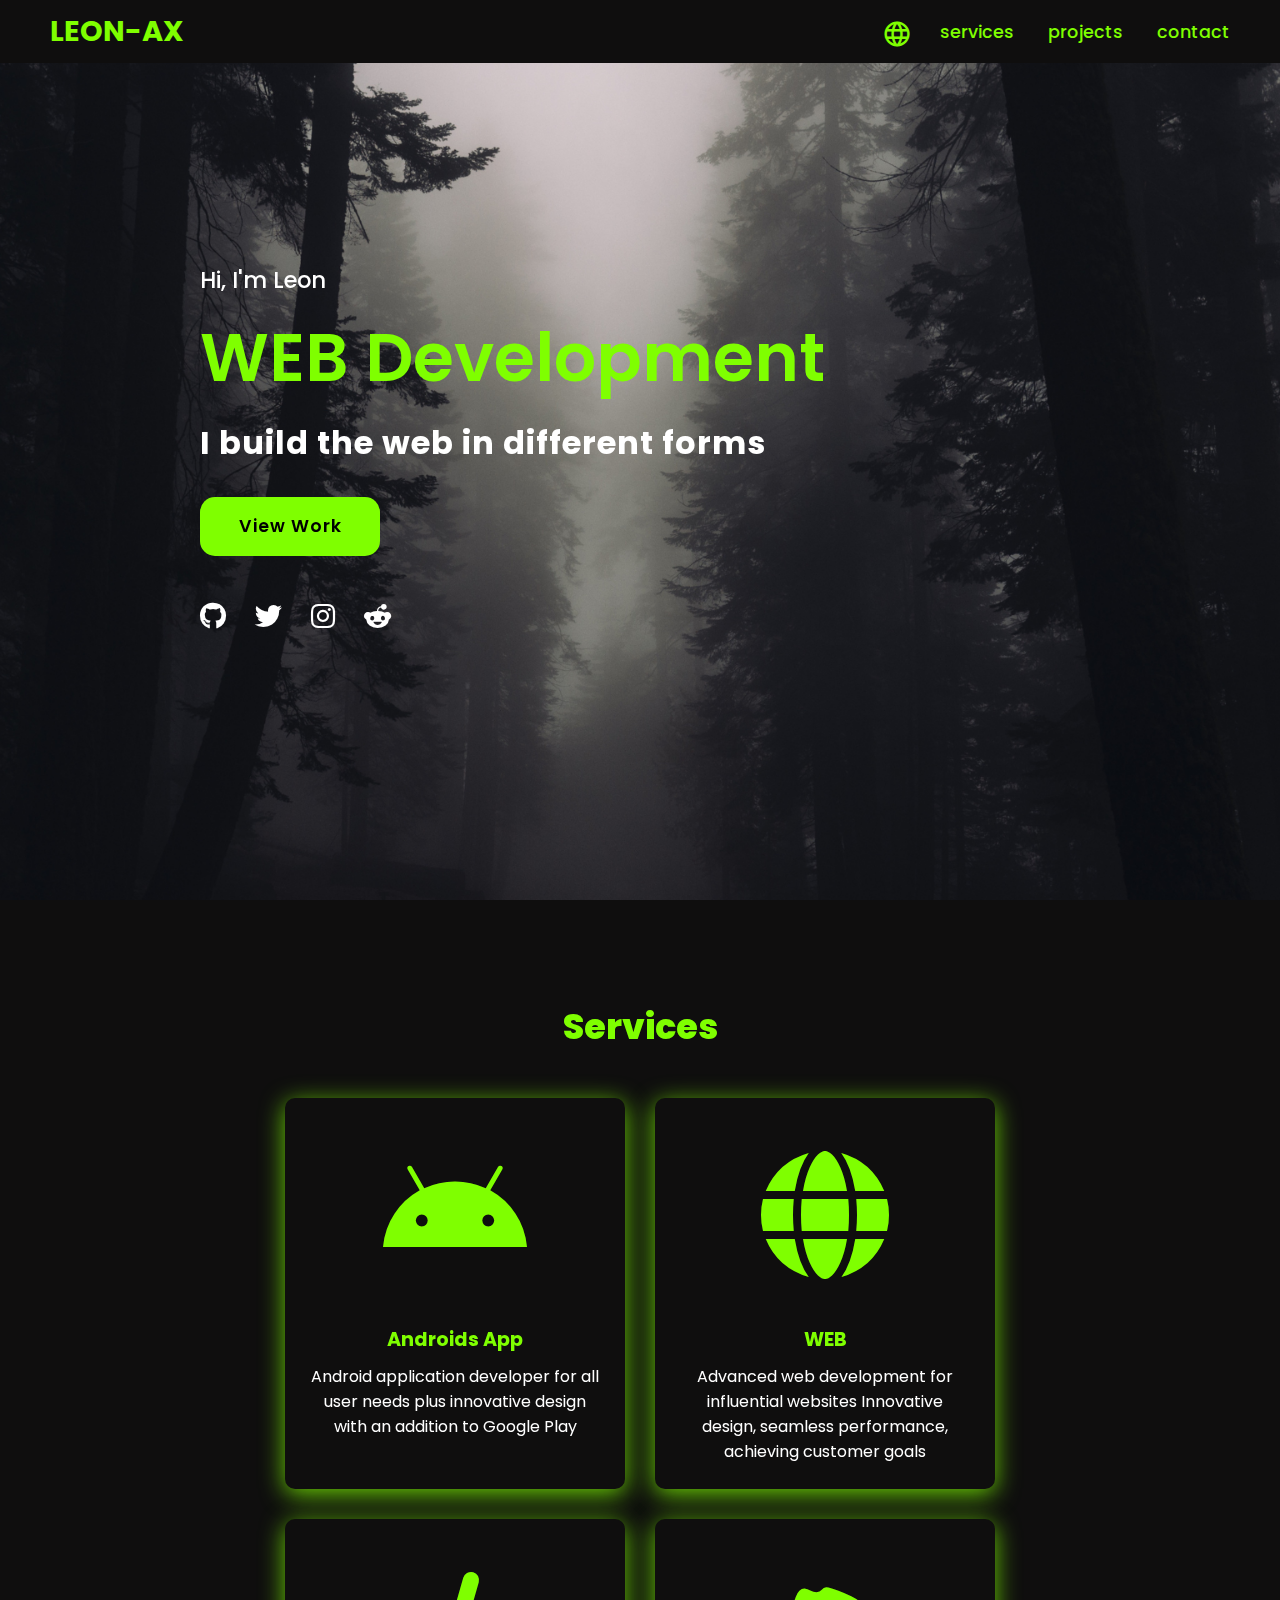
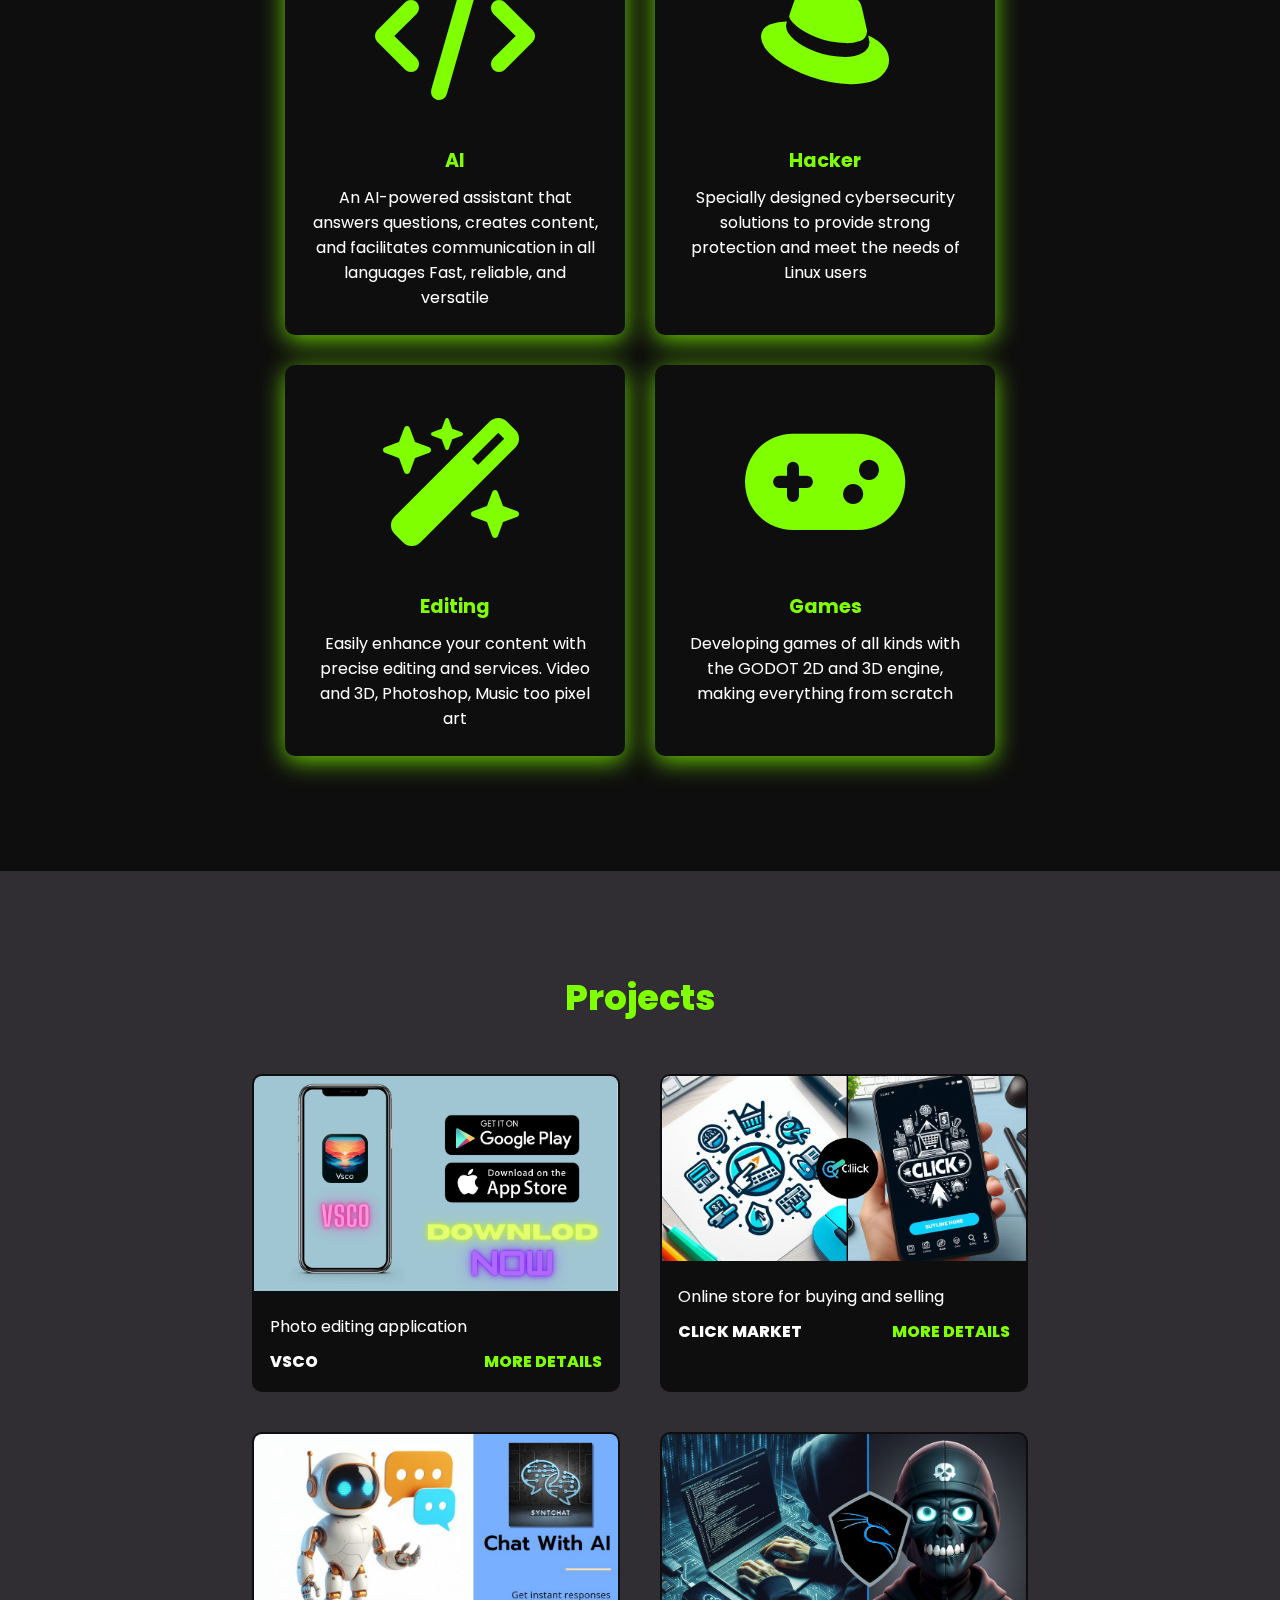
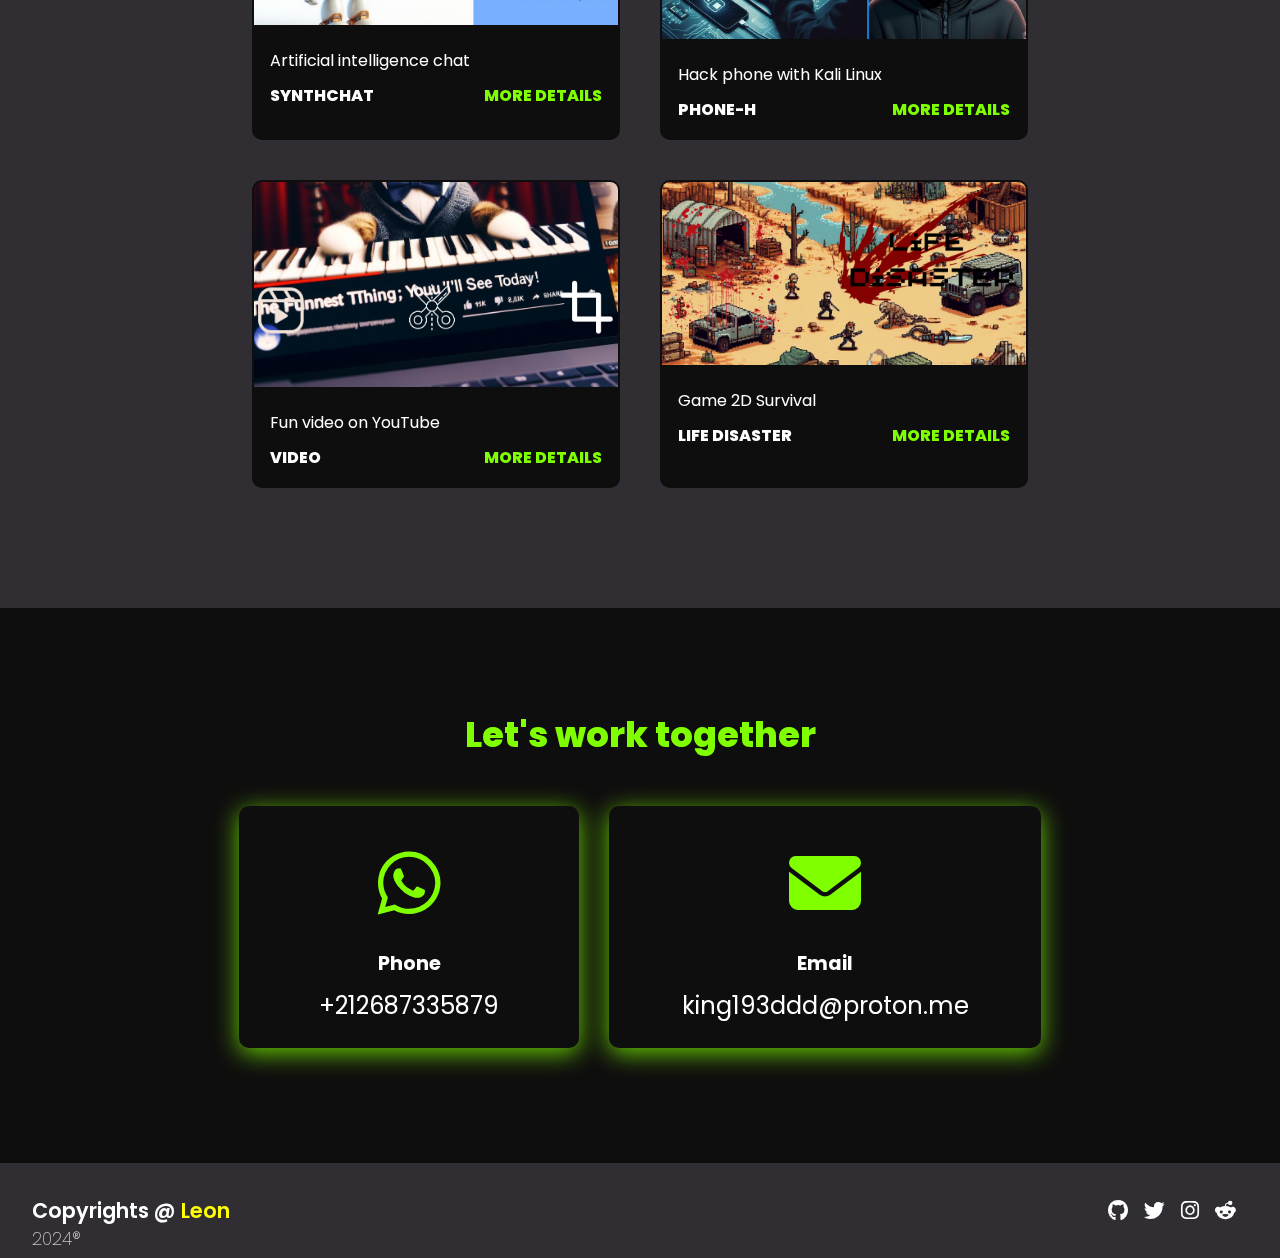
<file: index.html>
<!DOCTYPE html>
<html lang="en" style="filter: invert(0);">

<head>
    <meta charset="UTF-8">
    <meta http-equiv="X-UA-Compatible" content="IE=edge">
    <link rel="icon" href="images/lion-100.png">
    <meta name="viewport" content="width=device-width, initial-scale=1.0">
    <link rel="stylesheet" href="https://fonts.googleapis.com/css2?family=Material+Symbols+Outlined:opsz,wght,FILL,GRAD@24,400,0,0" />
    <link rel="stylesheet" href="https://cdnjs.cloudflare.com/ajax/libs/font-awesome/6.5.1/css/all.min.css">
    <link rel="stylesheet" href="style.css">
    <title>Leon-AX</title>
</head>

<body>

    <header>

        <a href="#" class="logo">Leon-AX</a>

        <nav class="navigation">

            <a href="index-Ar.html" id="ar"><i class="material-symbols-outlined language">language</i></a>
            <a href="#services">services</a>
            <a href="#projects">projects</a>
            <a href="#contact">contact</a>


        </nav>

        <button class="hamburger">

            <div class="bar">

            </div>
            
        </button>

    </header>

    <nav class="mobile-nav">
        <a href="#services">services</a>
        <a href="#projects">projects</a>
        <a href="#contact">contact</a>
        <a href="index-Ar.html" id="ar"><i class="material-symbols-outlined language">language</i></a>
    </nav>

    <section class="main">

        <div>
            <h2>Hi, I'm Leon <br> <span>WEB Development</span> </h2>
            <h3>I build the web in different forms</h3>
            <a href="#projects" class="main-btn">View Work</a>

            <div class="social-icons">
                <a href="https://github.com/KING193" id="fa-github"><i class="fa-brands fa-github"></i></a>
                <a href="https://twitter.com/SimoTM5" id="fa-twitter"><i class="fa-brands fa-twitter"></i></a>
                <a href="https://www.instagram.com/omis3153/" id="fa-instagram"><i class="fa-brands fa-instagram"></i></a>
                <a href="https://www.reddit.com/user/Alexander_TM2" id="fa-reddit"><i class="fa-brands fa-reddit-alien"></i></a>
            </div>

        </div>

    </section>

    <section class="cards" id="services">

        <h2 class="title">Services</h2>
        <div class="content">
            
            <div class="card">
                <div class="icon">
                    <i class="fa-brands fa-android"></i>
                </div>
                <div class="info">
                    <h3>Androids App</h3>
                    <p>Android application developer for all user needs plus innovative design with an addition to Google Play</p>
                </div>
            </div>

            <div class="card">
                <div class="icon">
                    <i class="fa-solid fa-globe"></i>
                </div>
                <div class="info">
                    <h3>WEB</h3>
                    <p>Advanced web development for influential websites Innovative design, seamless performance, achieving customer goals</p>
                </div>
            </div>

            <div class="card">
                <div class="icon">
                    <i class="fa-solid fa-code"></i>
                </div>
                <div class="info">
                    <h3>AI</h3>
                    <p>An AI-powered assistant that answers questions, creates content, and facilitates communication in all languages Fast, reliable, and versatile</p>
                </div>
            </div>

            <div class="card">
                <div class="icon">
                    <i class="fa-brands fa-redhat"></i>
                </div>
                <div class="info">
                    <h3>Hacker</h3>
                    <p>Specially designed cybersecurity solutions to provide strong protection and meet the needs of Linux users</p>
                </div>
            </div>

            <div class="card">
                <div class="icon">
                    <i class="fa-solid fa-wand-magic-sparkles"></i>
                </div>
                <div class="info">
                    <h3>Editing</h3>
                    <p>Easily enhance your content with precise editing and services. Video and 3D, Photoshop, Music too pixel art</p>
                </div>
            </div>

            <div class="card">
                <div class="icon">
                    <i class="fa-solid fa-gamepad"></i>
                </div>
                <div class="info">
                    <h3>Games</h3>
                    <p>Developing games of all kinds with the GODOT 2D and 3D engine, making everything from scratch</p>
                </div>
            </div>

        </div>

    </section>

    <section class="projects" id="projects">

        <h2 class="title">Projects</h2>
        <div class="content">

            <div class="project-card">

                <div class="project-image">
                    <img src="images/Vsco.png" alt="photo for project 1">
                </div>

                <div class="project-info">
                    <p class="project-category">Photo editing application</p>
                    <strong class="project-title">
                        <span>VSCO</span>
                        <a href="work.html" class="more-details">More Details</a>
                    </strong>
                </div>

            </div>

            <div class="project-card">

                <div class="project-image">
                    <img src="images/web.png" alt="photo for project 2">
                </div>

                <div class="project-info">
                    <p class="project-category">Online store for buying and selling</p>
                    <strong class="project-title">
                        <span>Click Market</span>
                        <a href="work.html" class="more-details">More Details</a>
                    </strong>
                </div>

            </div>

            <div class="project-card">

                <div class="project-image">
                    <img src="images/ai.png" alt="photo for project 3">
                </div>

                <div class="project-info">
                    <p class="project-category">Artificial intelligence chat</p>
                    <strong class="project-title">
                        <span>SynthChat</span>
                        <a href="work.html" class="more-details">More Details</a>
                    </strong>
                </div>

            </div>

            <div class="project-card">

                <div class="project-image">
                    <img src="images/kali.png" alt="photo for project 4">
                </div>

                <div class="project-info">
                    <p class="project-category">Hack phone with Kali Linux</p>
                    <strong class="project-title">
                        <span>phone-h</span>
                        <a href="work.html" class="more-details">More Details</a>
                    </strong>
                </div>

            </div>

            <div class="project-card">

                <div class="project-image">
                    <img src="images/video.png" alt="photo for project 5">
                </div>

                <div class="project-info">
                    <p class="project-category">Fun video on YouTube</p>
                    <strong class="project-title">
                        <span>video</span>
                        <a href="work.html" class="more-details">More Details</a>
                    </strong>
                </div>

            </div>

            <div class="project-card">

                <div class="project-image">
                    <img src="images/game.png" alt="photo for project 6">
                </div>

                <div class="project-info">
                    <p class="project-category">Game 2D Survival</p>
                    <strong class="project-title">
                        <span>life disaster</span>
                        <a href="work.html" class="more-details">More Details</a>
                    </strong>
                </div>

            </div>

        </div>


    </section>

    <section class="cards contact" id="contact">

        <h2 class="title">Let's work together</h2>
        <div class="content">
            
            <div class="card">
                <div class="icon">
                    <i class="fa-brands fa-whatsapp"></i>
                </div>
                <div class="info">
                    <h3>Phone</h3>
                    <p>+212687335879</p>
                </div>
            </div>

            <div class="card" id="email">
                <div class="icon">
                    <i class="fa-solid fa-envelope"></i>
                </div>
                <div class="info">
                    <h3>Email</h3>
                    <p>king193ddd@proton.me</p>
                </div>
            </div>
        </div>

    </section>

    <footer class="footer">

        <p class="foot-p"><span id="e">Copyrights</span> @ <span>Leon</span> <br> <span style="color: #c3c3c3; font-size:smaller; font-weight: 200; position: absolute; ">2024®</span> </p>

        <div class="social-icons">
            <a href="https://github.com/KING193" id="fa-github"><i class="fa-brands fa-github"></i></a>
            <a href="https://twitter.com/SimoTM5" id="fa-twitter"><i class="fa-brands fa-twitter"></i></a>
            <a href="https://www.instagram.com/omis3153/" id="fa-instagram"><i class="fa-brands fa-instagram"></i></a>
            <a href="https://www.reddit.com/user/Alexander_TM2" id="fa-reddit"><i class="fa-brands fa-reddit-alien"></i></a>
        </div>

    </footer>

    <script src="main.js"></script>

</body>
</html>
</file>
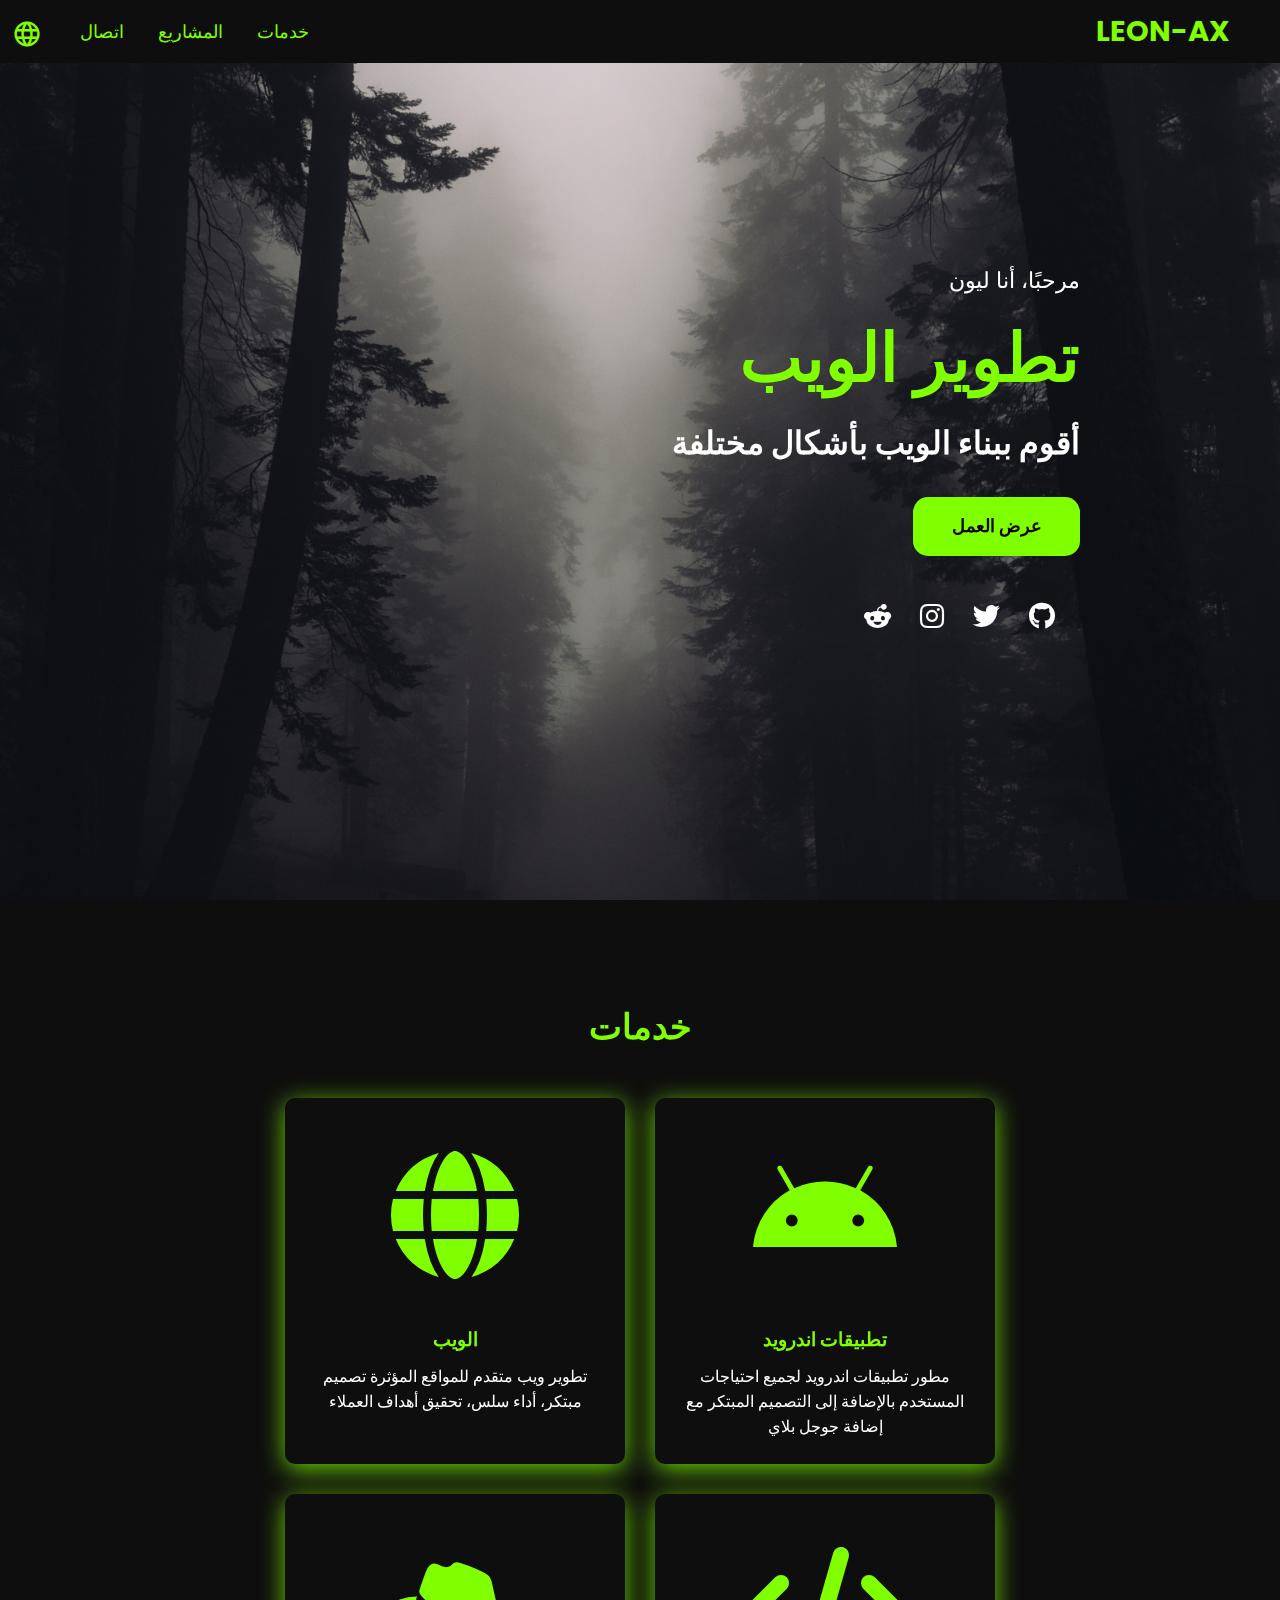
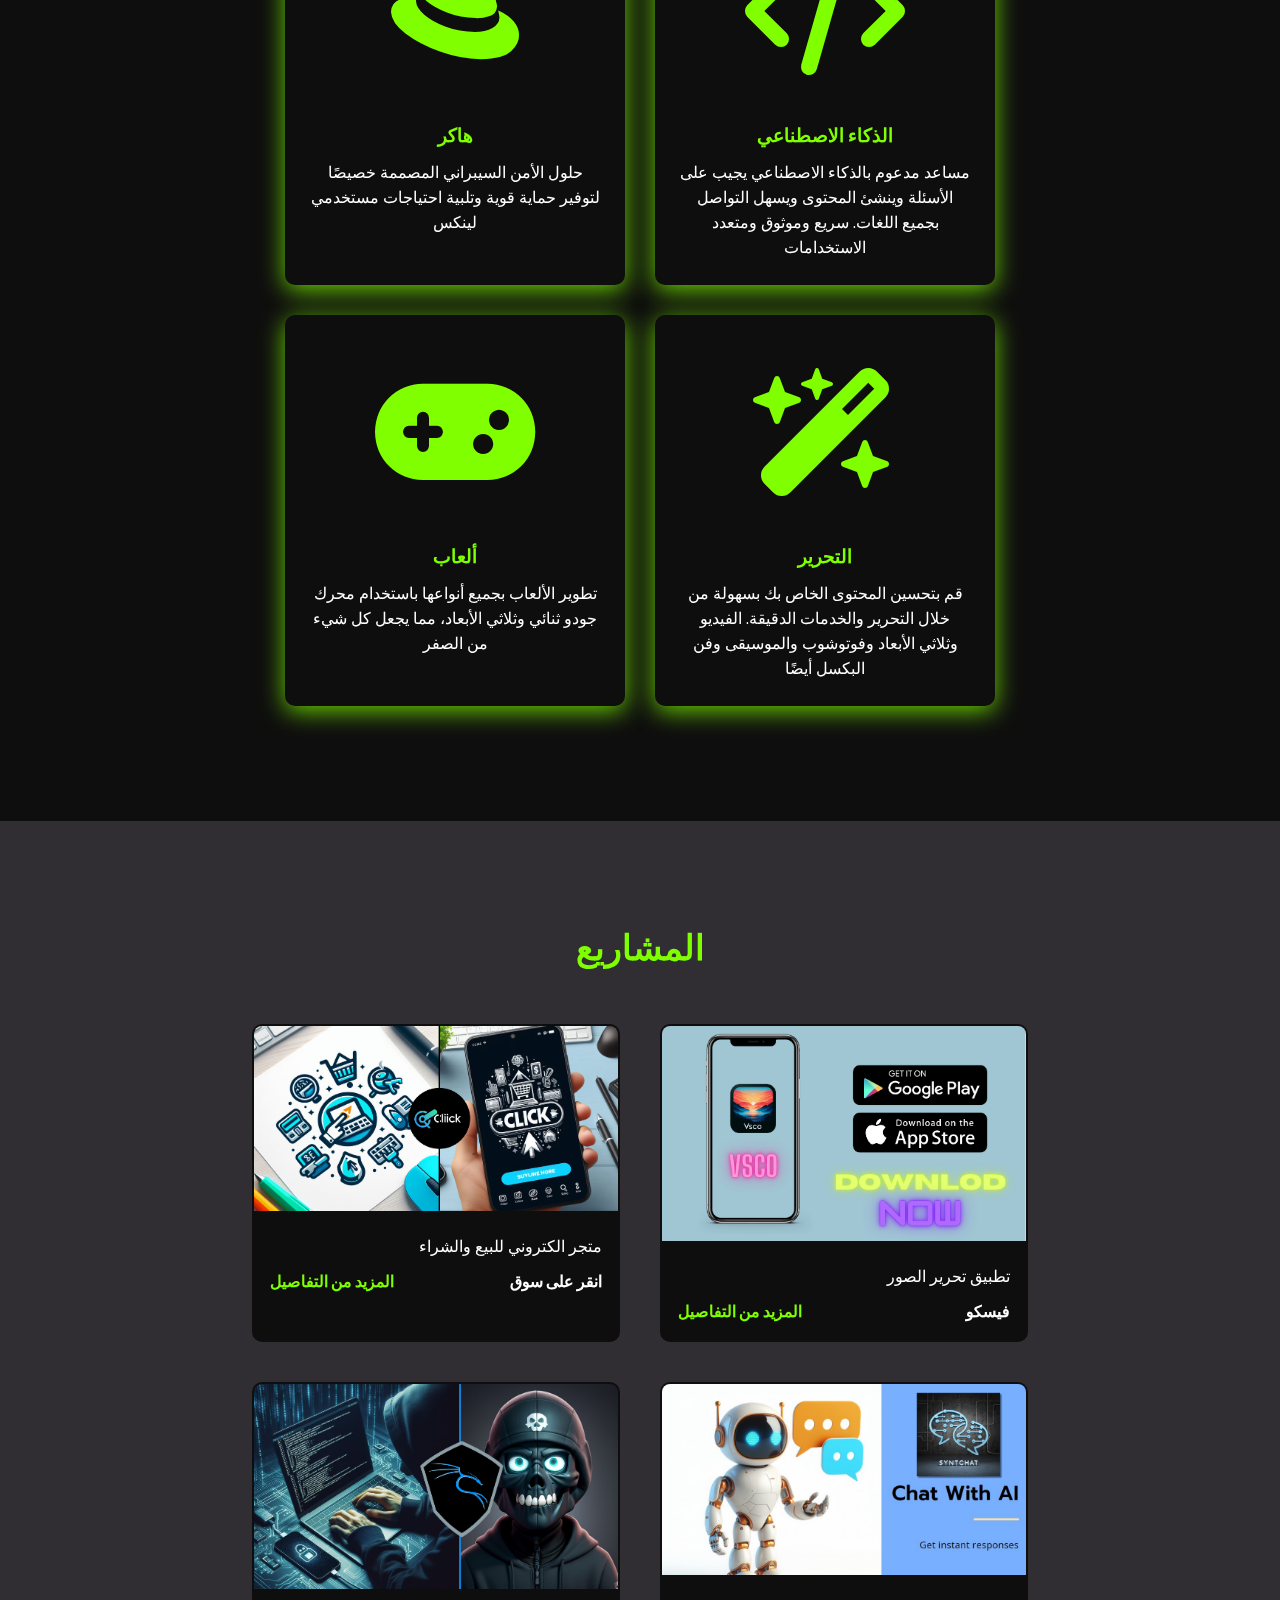
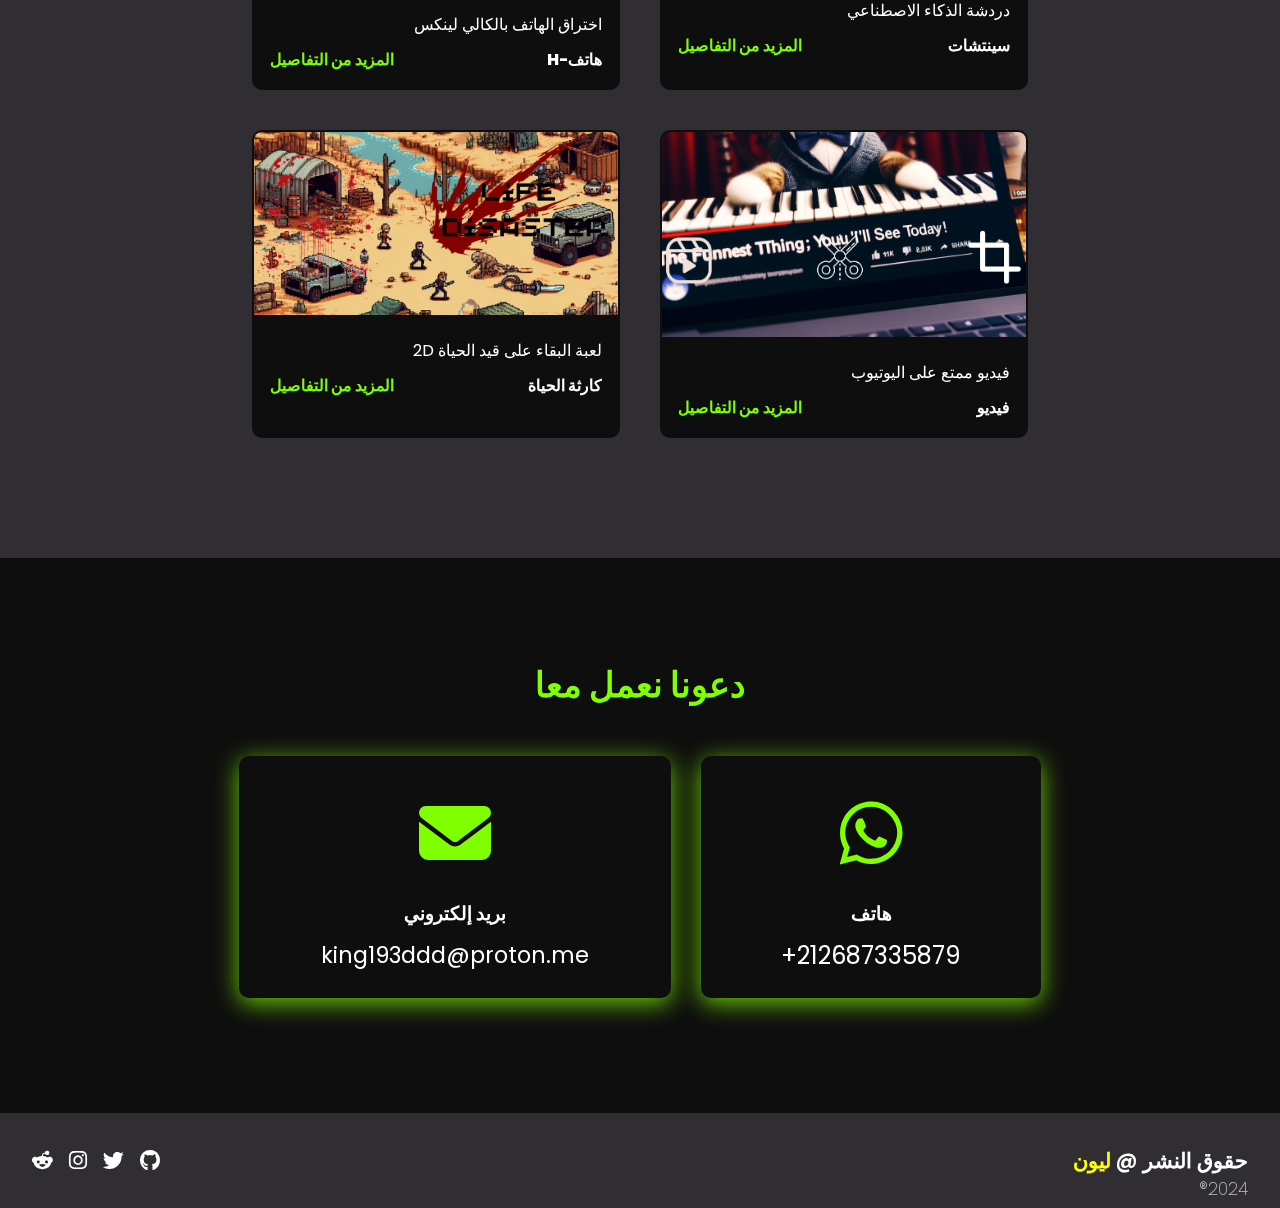
<file: index-Ar.html>
<!DOCTYPE html>
<html lang="ar" dir="rtl" style="filter: invert(0);">

<head>
    <meta charset="UTF-8">
    <meta http-equiv="X-UA-Compatible" content="IE=edge">
    <link rel="icon" href="images/lion-100.png">
    <meta name="viewport" content="width=device-width, initial-scale=1.0">
    <link rel="stylesheet" href="https://fonts.googleapis.com/css2?family=Material+Symbols+Outlined:opsz,wght,FILL,GRAD@24,400,0,0" />
    <link rel="stylesheet" href="https://cdnjs.cloudflare.com/ajax/libs/font-awesome/6.5.1/css/all.min.css">
    <link rel="stylesheet" href="style.css">
    <title>Leon-AX</title>

    <style>
        .language{
            left: 40px;
        }

        .mobile-nav .language{
            left: 50%;
        }
    </style>

</head>

<body>

    <header>

        <a href="#" class="logo">Leon-AX</a>

        <nav class="navigation">

            <a href="index.html" id="ar"><i class="material-symbols-outlined language">language</i></a>
            <a href="#services">خدمات</a>
            <a href="#projects">المشاريع</a>
            <a href="#contact">اتصال</a>


        </nav>

        <button class="hamburger">

            <div class="bar">

            </div>
            
        </button>

    </header>

    <nav class="mobile-nav">
        <a href="#services">خدمات</a>
        <a href="#projects">المشاريع</a>
        <a href="#contact">اتصال</a>
        <a href="index.html" id="ar"><i class="material-symbols-outlined language">language</i></a>
    </nav>

    <section class="main">

        <div>
            <h2>مرحبًا، أنا ليون <br> <span>تطوير الويب</span> </h2>
            <h3>أقوم ببناء الويب بأشكال مختلفة</h3>
            <a href="#projects" class="main-btn">عرض العمل</a>

            <div class="social-icons">
                <a href="https://github.com/KING193" id="fa-github"><i class="fa-brands fa-github"></i></a>
                <a href="https://twitter.com/SimoTM5" id="fa-twitter"><i class="fa-brands fa-twitter"></i></a>
                <a href="https://www.instagram.com/omis3153/" id="fa-instagram"><i class="fa-brands fa-instagram"></i></a>
                <a href="https://www.reddit.com/user/Alexander_TM2" id="fa-reddit"><i class="fa-brands fa-reddit-alien"></i></a>
            </div>

        </div>

    </section>

    <section class="cards" id="services">

        <h2 class="title">خدمات</h2>
        <div class="content">
            
            <div class="card">
                <div class="icon">
                    <i class="fa-brands fa-android"></i>
                </div>
                <div class="info">
                    <h3>تطبيقات اندرويد</h3>
                    <p>مطور تطبيقات اندرويد لجميع احتياجات المستخدم بالإضافة إلى التصميم المبتكر مع إضافة جوجل بلاي</p>
                </div>
            </div>

            <div class="card">
                <div class="icon">
                    <i class="fa-solid fa-globe"></i>
                </div>
                <div class="info">
                    <h3>الويب</h3>
                    <p>تطوير ويب متقدم للمواقع المؤثرة تصميم مبتكر، أداء سلس، تحقيق أهداف العملاء</p>
                </div>
            </div>

            <div class="card">
                <div class="icon">
                    <i class="fa-solid fa-code"></i>
                </div>
                <div class="info">
                    <h3>الذكاء الاصطناعي</h3>
                    <p>مساعد مدعوم بالذكاء الاصطناعي يجيب على الأسئلة وينشئ المحتوى ويسهل التواصل بجميع اللغات. سريع وموثوق ومتعدد الاستخدامات</p>
                </div>
            </div>

            <div class="card">
                <div class="icon">
                    <i class="fa-brands fa-redhat"></i>
                </div>
                <div class="info">
                    <h3>هاكر</h3>
                    <p>حلول الأمن السيبراني المصممة خصيصًا لتوفير حماية قوية وتلبية احتياجات مستخدمي لينكس</p>
                </div>
            </div>

            <div class="card">
                <div class="icon">
                    <i class="fa-solid fa-wand-magic-sparkles"></i>
                </div>
                <div class="info">
                    <h3>التحرير</h3>
                    <p>قم بتحسين المحتوى الخاص بك بسهولة من خلال التحرير والخدمات الدقيقة. الفيديو وثلاثي الأبعاد وفوتوشوب والموسيقى وفن البكسل أيضًا</p>
                </div>
            </div>

            <div class="card">
                <div class="icon">
                    <i class="fa-solid fa-gamepad"></i>
                </div>
                <div class="info">
                    <h3>ألعاب</h3>
                    <p>تطوير الألعاب بجميع أنواعها باستخدام محرك جودو ثنائي وثلاثي الأبعاد، مما يجعل كل شيء من الصفر</p>
                </div>
            </div>

        </div>

    </section>

    <section class="projects" id="projects">

        <h2 class="title">المشاريع</h2>
        <div class="content">

            <div class="project-card">

                <div class="project-image">
                    <img src="images/Vsco.png" alt="photo for project 1">
                </div>

                <div class="project-info">
                    <p class="project-category">تطبيق تحرير الصور</p>
                    <strong class="project-title">
                        <span>فيسكو</span>
                        <a href="work-ar.html" class="more-details">المزيد من التفاصيل</a>
                    </strong>
                </div>

            </div>

            <div class="project-card">

                <div class="project-image">
                    <img src="images/web.png" alt="photo for project 2">
                </div>

                <div class="project-info">
                    <p class="project-category">متجر الكتروني للبيع والشراء</p>
                    <strong class="project-title">
                        <span>انقر على سوق</span>
                        <a href="work-ar.html" class="more-details">المزيد من التفاصيل</a>
                    </strong>
                </div>

            </div>

            <div class="project-card">

                <div class="project-image">
                    <img src="images/ai.png" alt="photo for project 3">
                </div>

                <div class="project-info">
                    <p class="project-category">دردشة الذكاء الاصطناعي</p>
                    <strong class="project-title">
                        <span>سينتشات</span>
                        <a href="work-ar.html" class="more-details">المزيد من التفاصيل</a>
                    </strong>
                </div>

            </div>

            <div class="project-card">

                <div class="project-image">
                    <img src="images/kali.png" alt="photo for project 4">
                </div>

                <div class="project-info">
                    <p class="project-category">اختراق الهاتف بالكالي لينكس</p>
                    <strong class="project-title">
                        <span>هاتف-h</span>
                        <a href="work-ar.html" class="more-details">المزيد من التفاصيل</a>
                    </strong>
                </div>

            </div>

            <div class="project-card">

                <div class="project-image">
                    <img src="images/video.png" alt="photo for project 5">
                </div>

                <div class="project-info">
                    <p class="project-category">فيديو ممتع على اليوتيوب</p>
                    <strong class="project-title">
                        <span>فيديو</span>
                        <a href="work-ar.html" class="more-details">المزيد من التفاصيل</a>
                    </strong>
                </div>

            </div>

            <div class="project-card">

                <div class="project-image">
                    <img src="images/game.png" alt="photo for project 6">
                </div>

                <div class="project-info">
                    <p class="project-category">لعبة البقاء على قيد الحياة 2D</p>
                    <strong class="project-title">
                        <span>كارثة الحياة</span>
                        <a href="work-ar.html" class="more-details">المزيد من التفاصيل</a>
                    </strong>
                </div>

            </div>

        </div>


    </section>

    <section class="cards contact" id="contact">

        <h2 class="title">دعونا نعمل معا</h2>
        <div class="content">
            
            <div class="card">
                <div class="icon">
                    <i class="fa-brands fa-whatsapp"></i>
                </div>
                <div class="info">
                    <h3>هاتف</h3>
                    <p style="direction: ltr;">+212687335879</p>
                </div>
            </div>

            <div class="card" id="email">
                <div class="icon">
                    <i class="fa-solid fa-envelope"></i>
                </div>
                <div class="info">
                    <h3>بريد إلكتروني</h3>
                    <p style="font-size: 1.4em;">king193ddd@proton.me</p>
                </div>
            </div>
        </div>

    </section>

    <footer class="footer">

        <p class="foot-p"><span id="e">حقوق النشر</span> @ <span>ليون</span> <br> <span style="color: #c3c3c3; font-size:smaller; font-weight: 200; position: absolute; ">2024®</span> </p>

        <div class="social-icons">
            <a href="https://github.com/KING193" id="fa-github"><i class="fa-brands fa-github"></i></a>
            <a href="https://twitter.com/SimoTM5" id="fa-twitter"><i class="fa-brands fa-twitter"></i></a>
            <a href="https://www.instagram.com/omis3153/" id="fa-instagram"><i class="fa-brands fa-instagram"></i></a>
            <a href="https://www.reddit.com/user/Alexander_TM2" id="fa-reddit"><i class="fa-brands fa-reddit-alien"></i></a>
        </div>

    </footer>

    <script src="main.js"></script>

</body>
</html>
</file>
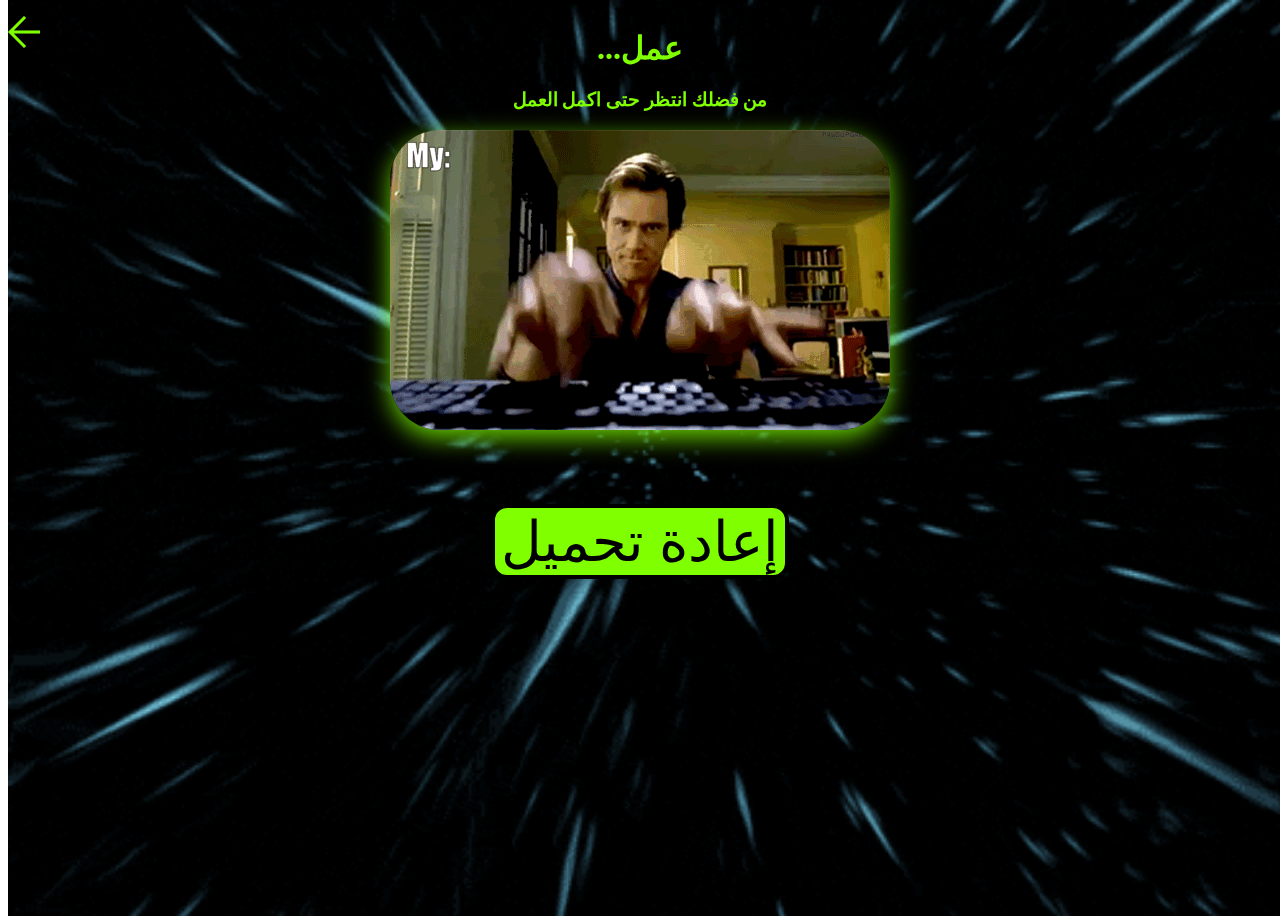
<file: work-ar.html>
<!DOCTYPE html>
<html lang="ar" dir="rtl" style="filter: invert(0);">
<head>
    <meta charset="UTF-8">
    <meta name="viewport" content="width=device-width, initial-scale=1.0">
    <link rel="icon" href="images/lion-100.png">
    <link rel="stylesheet" href="https://fonts.googleapis.com/css2?family=Material+Symbols+Outlined:opsz,wght,FILL,GRAD@24,400,0,0" />
    <title>Lion-AX</title>

    <style>
        body{
            text-align: center;
            background: url(images/giphy.gif) no-repeat;
            min-height: 100vh;
            width: 100%;
            background-size: cover;
            background-position: center;
        }

        h1 , h3{
            color: chartreuse;
        }
        
        img{
            border-radius: 50px;
            box-shadow: 0 8px 25px rgba(127, 255, 0, 80%);
            transition: 0.6s ease;
        }

        img:hover{
            transform: scale(1.1);
        }
        h1 , h3 {
            direction: rtl;
        }

        i {
            position: fixed;
            color: chartreuse;
            font-size: 3em !important;
        }


        a{
            display: flex;
            justify-content: left;
            text-decoration: none;
        }

        button{
            background-color: chartreuse;
            border: solid black 4px;
            border-radius: 16px;
            margin-top: 70px;
            font-size: 3.5em;
            transition: 0.7s;
        }

        button:hover{
            background-color: yellow;
            transform: scale(2.0);
            cursor: pointer;
        }
    </style>

</head>
<body>
    <a href="index-Ar.html"><i class="material-symbols-outlined">arrow_back</i></a>
    <h1>عمل...</h1>
    <h3>من فضلك انتظر حتى اكمل العمل</h3>
    <img src="images/work.gif" alt="عمل">

    <div>
        <button onclick="location.reload()">إعادة تحميل</button>
    </div>

</body>
</html>
</file>
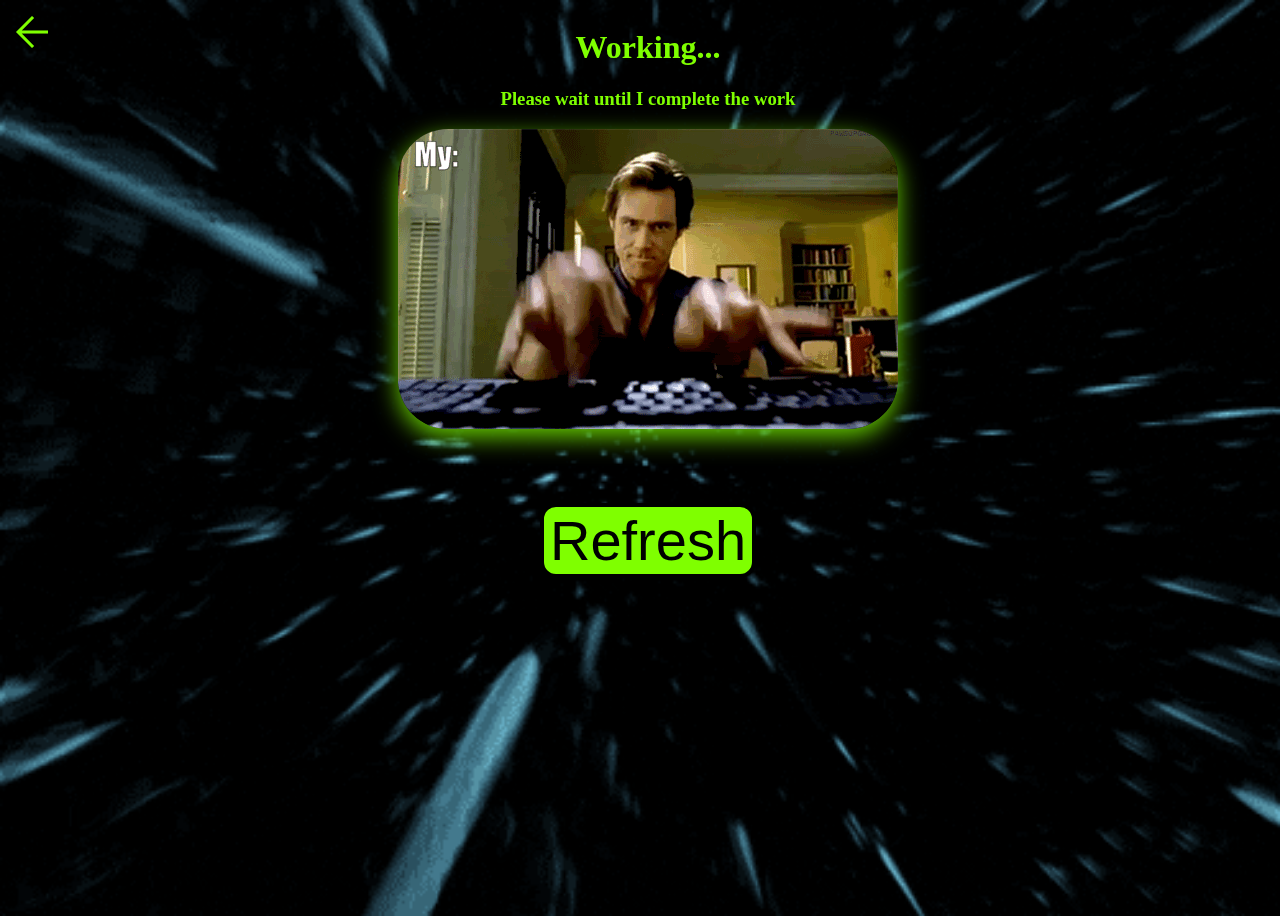
<file: work.html>
<!DOCTYPE html>
<html lang="en" style="filter: invert(0);">
<head>
    <meta charset="UTF-8">
    <meta name="viewport" content="width=device-width, initial-scale=1.0">
    <link rel="icon" href="images/lion-100.png">
    <link rel="stylesheet" href="https://fonts.googleapis.com/css2?family=Material+Symbols+Outlined:opsz,wght,FILL,GRAD@24,400,0,0" />
    <title>Lion-AX</title>

    <style>
        body{
            text-align: center;
            background: url(images/giphy.gif) no-repeat;
            min-height: 100vh;
            width: 100%;
            background-size: cover;
            background-position: center;
        }

        h1 , h3{
            color: chartreuse;
        }
        
        img{
            border-radius: 50px;
            box-shadow: 0 8px 25px rgba(127, 255, 0, 80%);
            transition: 0.6s ease;
        }

        img:hover{
            transform: scale(1.1);
        }

        i {
            position: fixed;
            color: chartreuse;
            font-size: 3em !important;
        }

        a{
            display: flex;
            justify-content: left;
            text-decoration: none;
        }

        button{
            background-color: chartreuse;
            border: solid black 4px;
            border-radius: 16px;
            margin-top: 70px;
            font-size: 3.5em;
            transition: 0.7s;
        }

        button:hover{
            background-color: yellow;
            transform: scale(2.0);
            cursor: pointer;
        }
    </style>

</head>
<body>
    <a href="index.html"><i class="material-symbols-outlined">arrow_back</i></a>
    <h1>Working...</h1>
    <h3>Please wait until I complete the work</h3>
    <img src="images/work.gif" alt="work">

    <div>
        <button onclick="location.reload()">Refresh</button>
    </div>

</body>
</html>
</file>
<file: style.css>
@import url('https://fonts.googleapis.com/css2?family=Poppins:ital,wght@0,100;0,200;0,300;0,400;0,500;0,600;0,700;0,800;0,900;1,100;1,200;1,300;1,400;1,500;1,600;1,700;1,800;1,900&display=swap');

* {
    font-family: 'Poppins', sans-serif;
    margin: 0;
    padding: 0;
    box-sizing: border-box;
    scroll-behavior: smooth;
}

.channel-img {
    width: 24px;
    height: 24px;
    border-radius: 50%;
}

::-webkit-scrollbar {
    width: 8px;
}

::-webkit-scrollbar-track {
    background: #171617; 
}

::-webkit-scrollbar-thumb {
    background: chartreuse;
    border-radius: 50px;
}

::-webkit-scrollbar-thumb:hover {
    background: yellow; 
}

header {
    background-color: #0f0e0e;
    width: 100%;
    position: fixed;
    z-index: 999;
    display: flex;
    justify-content: space-between;
    align-items: center;
    padding: 10px 50px;
}

.logo {
    text-decoration: none;
    color: chartreuse;
    text-transform: uppercase;
    font-weight: 700;
    font-size: 1.8em;
}

.navigation a , .mobile-nav{
    text-decoration: none;
    color: chartreuse;
    font-size: 1.1em;
    font-weight: 500;
    padding-left: 30px;
}

.navigation a:hover {
    color: yellow;
}

section {
    padding: 100px 200px;
}

.language {
    color: chartreuse;
    font-size: 30px;
    position: absolute;
    transform: translatex(-95%);
}

.language:hover{
    color: yellow;
}

.mobile-nav .language {
    font-size: 45px;
}

.mobile-nav #ar {
    position: absolute;
    bottom: 28px;
    right: 0;
    background-color: #0f0e0e;
    width: 100%;
}


/*  */
.hamburger {
    position: relative;
    display: block;
    width: 35px;
    cursor: pointer;
    appearance: none;
    background: none;
    outline: none;
    border: none;
}

.hamburger .bar, .hamburger::after, .hamburger::before{
    content: '';
    display: block;
    width: 100%;
    height: 5px;
    background-color: chartreuse;
    margin: 6px;
    transition: 0.4s;
}

.hamburger.is-active::before {
    transform: rotate(-45deg) translate(-8px, 6px);
}

.hamburger.is-active::after {
    transform: rotate(45deg) translate(-9px, -8px);
}

.hamburger.is-active .bar {
    opacity: 0;
}

.mobile-nav {
    position: fixed;
    top: 0;
    left: 100%;
    width: 100%;
    min-height: 100vh;
    display: block;
    z-index: 98;
    background-color: #0f0e0e;
    padding-top: 120px;
    transition: 0.4s;
}

.mobile-nav.is-active {
    left: 18%;
}

.mobile-nav a {
    display: block;
    width: 100%;
    max-width: 1000px;
    margin: 0 auto 16px;
    text-align: center;
    padding: 12px 16px;
    background-color: #302e33;
    color: chartreuse;
    text-decoration: none;

    font-size: 15px;
}

.mobile-nav a:hover {
    background-color: #171617;
}

@media (min-width:768px){


    .mobile-nav {
        display: none;
    }

    .hamburger {
        display: none;
    }
}

/*  */
.main {
    width: 100%;
    min-height: 100vh;
    display: flex;
    align-items: center;
    background: url(images/Minimal.png) no-repeat;
    background-size: cover;
    background-position: center;
    background-attachment: fixed;
}
.main h2 {
    color: #fff;
    font-size: 1.4em;
    font-weight: 500;
}

.main h2 span {
    display: inline-block;
    margin-top: 10px;
    color: chartreuse;
    font-size: 3em;
    font-weight: 600;
}

.main h3 {
    color: #fff;
    font-size: 2em;
    font-weight: 700;
    letter-spacing: 1px;
    margin-top: 10px;
    margin-bottom: 30px;
}

.main-btn {
    color: black;
    background-color: chartreuse;
    text-decoration: none;
    font-size: 1.1em;
    font-weight: 600;
    display: inline-block;
    padding: 0.9375em 2.1875em; 
    letter-spacing: 1px;
    border-radius: 15px;
    margin-bottom: 40px;
    transition: 0.7s ease;
}

.main-btn:hover {
    background-color: yellow;
    transform: scale(1.1);
}

.social-icons a {
    color: #fff;
    font-size: 1.7em;
    padding-right: 25px;
    transition: 0.4s ease;
}

#fa-github:hover {
    color:   #2c2727;
}

#fa-twitter:hover {
    color:  rgb(29, 161, 242);
}

#fa-instagram:hover {
    background-image: linear-gradient(255deg, #C850C0 40%, #FFCC70 100%);
    -webkit-background-clip: text;
    color: transparent;
}

#fa-reddit:hover {
    color:  	#FF5700;
}

#services {
    background-color: #0f0e0e;
}

.title {
    display: flex;
    justify-content: center;
    color: chartreuse;
    font-size: 2.2em;
    font-weight: 800;
    margin-bottom: 30px;
}

.content {
    display: flex;
    justify-content: center;
    flex-direction: row;
    flex-wrap: wrap;
}

.card {
    background-color: #0f0e0e;
    width: 21.25em;
    box-shadow: 0 5px 25px rgba(127, 255, 0, 80%);
    border-radius: 10px;
    padding: 25px;
    margin: 15px;
    transition: 0.6s ease;
}

.card:hover {
    transform: scale(1.1);
}

.icon {
    color: chartreuse;
    font-size: 8em;
    text-align: center;
}

.info {
    text-align: center;
}

.info h3 {
    color: chartreuse;
    font-size: 1.2em;
    font-weight: 700;
    margin: 10px;
}

.info p {
    color: #fff;
}

.projects {
    background-color: #302e33;
}

.projects .content{
    margin-top: 30px;
}

.project-card {
    background-color: #0f0e0e;
    border: 2px solid #0f0e0e;
    min-height: 14em;
    width: 23em;
    overflow: hidden;
    border-radius: 10px;
    margin: 20px;
    transition: 0.7s ease;
}

.project-card:hover {
    transform: scale(1.1);
}

.project-card:hover .project-image{
    opacity: 0.8;
}

.project-image img{
    width: 100%
}

.project-info {
    padding: 1em;
}

.project-category {
    font-size: 0,8em;
    color: #fff;
}

.project-title {
    color: #fff;
    display: flex;
    justify-content: space-between;
    text-transform: uppercase;
    font-weight: 800;
    margin-top: 10px;
}

.more-details{
    text-decoration: none;
    color: chartreuse;
}

.more-details:hover {
    color: yellow;
}

.contact .icon{
    font-size: 4.5em;
}

.contact .info h3 {
    color: #fff;
}

.contact .info p {
    font-size: 1.5em;
}

#contact #email {
    width: 27em;
}

.contact {
    background-color: #0f0e0e;
}

.footer {
    background-color: #302e33;
    color: #fff;
    padding: 2em;
    display: flex;
    justify-content: space-between;
}

.foot-p {
    font-size: 1.3em;
    font-weight: 600;
}

#e {
    color: #fff;
}

.foot-p span {
    color: yellow;
}

.footer .social-icons a{
    font-size: 1.3em;
    padding: 0 12px 0 0;
}

@media (max-width:768px){
    
    .navigation a{
        padding-left: 10px;
        display: none;
    }

}

@media (max-width:1023px){
    header{
        padding: 12px 20px;
    }

    .title{
        font-size: 1.8em;
    }

    section {
        padding: 80px 20px;
    }

    .main-content h2{
        font-size: 1em;
    }

    .main-content h3{
        font-size: 1.6em;
    }

    .content {
        flex-direction: column;
        align-items: center;
    }
}

@media (max-width:641px){
    body{
        font-size: 12px;
    }

    .main-content h2{
        font-size: 0.8em;
    }

    .main-content h3{
        font-size: 1.4em;
    }
}

@media (max-width:364px){

    body{
        font-size: 10px;
    }

    .main{
        font-size: 1.04em;
    }

    .main-content h2{
        font-size: 0.8em;
    }

    .main-content h3{
        font-size: 1.4em;
    }

    .navigation a{
        padding-left: 10px;
        display: none;
    }

    header{
        padding: 8px 13px;
    }

    .title{
        font-size: 1.4em;
    }

    section {
        padding: 50px 7px;
    }

    .main-content h2{
        font-size: 0.7em;
    }

    .main-content h3{
        font-size: 1.3em;
    }

    .content {
        flex-direction: column;
        align-items: center;
    }

    .main h2 span {
        font-size: 2.5em;
    }

    #email {
        margin: 15px 0 0 0;
    }

    .info p {
        margin-left: -10px;
    }

    .main-btn{
        margin-bottom: 20px;
    }
}

@media (max-width: 283px){
    
    .main h2 span {
        font-size: 2.2em;
    }

    .projects .project-card {
        width: 20em;
    }

    #contact #email {
        margin: 5px 0 0 0;
        width: 22em;
    }

    .contact .info p {
        margin-left: -21px;
        font-size: 1.3em;
    }

}

@media (max-width: 432px){
    .footer .social-icons a{
        padding-right: 8px;
    }
}

@media (max-width: 416px){
    .footer .social-icons a{
        font-size: 1em;
    }
}

@media (max-width: 397px){

    .foot-p {
        font-size: 1em;
    }

    .footer .social-icons a{
        font-size: 1.3em;
    }
}

@media (max-width: 262px){
    .footer .social-icons a{
        padding: 0 4px 0 0;
    }

    .foot-p {
        font-size: 0.8em;
    }
}

@media (max-width: 335px){
    .footer{
        padding: 10px;
    }
}

@media (max-width: 289px){
    
    .projects{
        padding: 50px 0 50 0;
    }

}

@media (max-width: 282px){
    .footer{
        padding-right: 0;
    }
}

@media (max-width: 271px){
    .footer .social-icons{
        width: 60px;
    }
    
    .footer .social-icons a{
        padding-right: 15px;
    }
    #contact{
        padding-left: 0;
    }

    #contact{
        padding-right: 0;
    }
}

@media (max-width: 241px){

    .content{
        font-size: 9px;
    }

}

@media (max-width: 224px){

    .main div{
        font-size: 8px;
    }

    .social-icons a{
        padding-right: 6px;
    }

    .content{
        font-size: 7px;
    }

}

@media (max-width: 224px){

    .main div{
        font-size: 8px;
    }

    .social-icons a{
        padding-right: 6px;
    }

    .content{
        font-size: 7px;
    }

}

@media (max-width: 218px){

    .project-card{
        font-size: 1.3em;
    }

    .projects {
        padding: 50px 0;
    }
}
</file>
